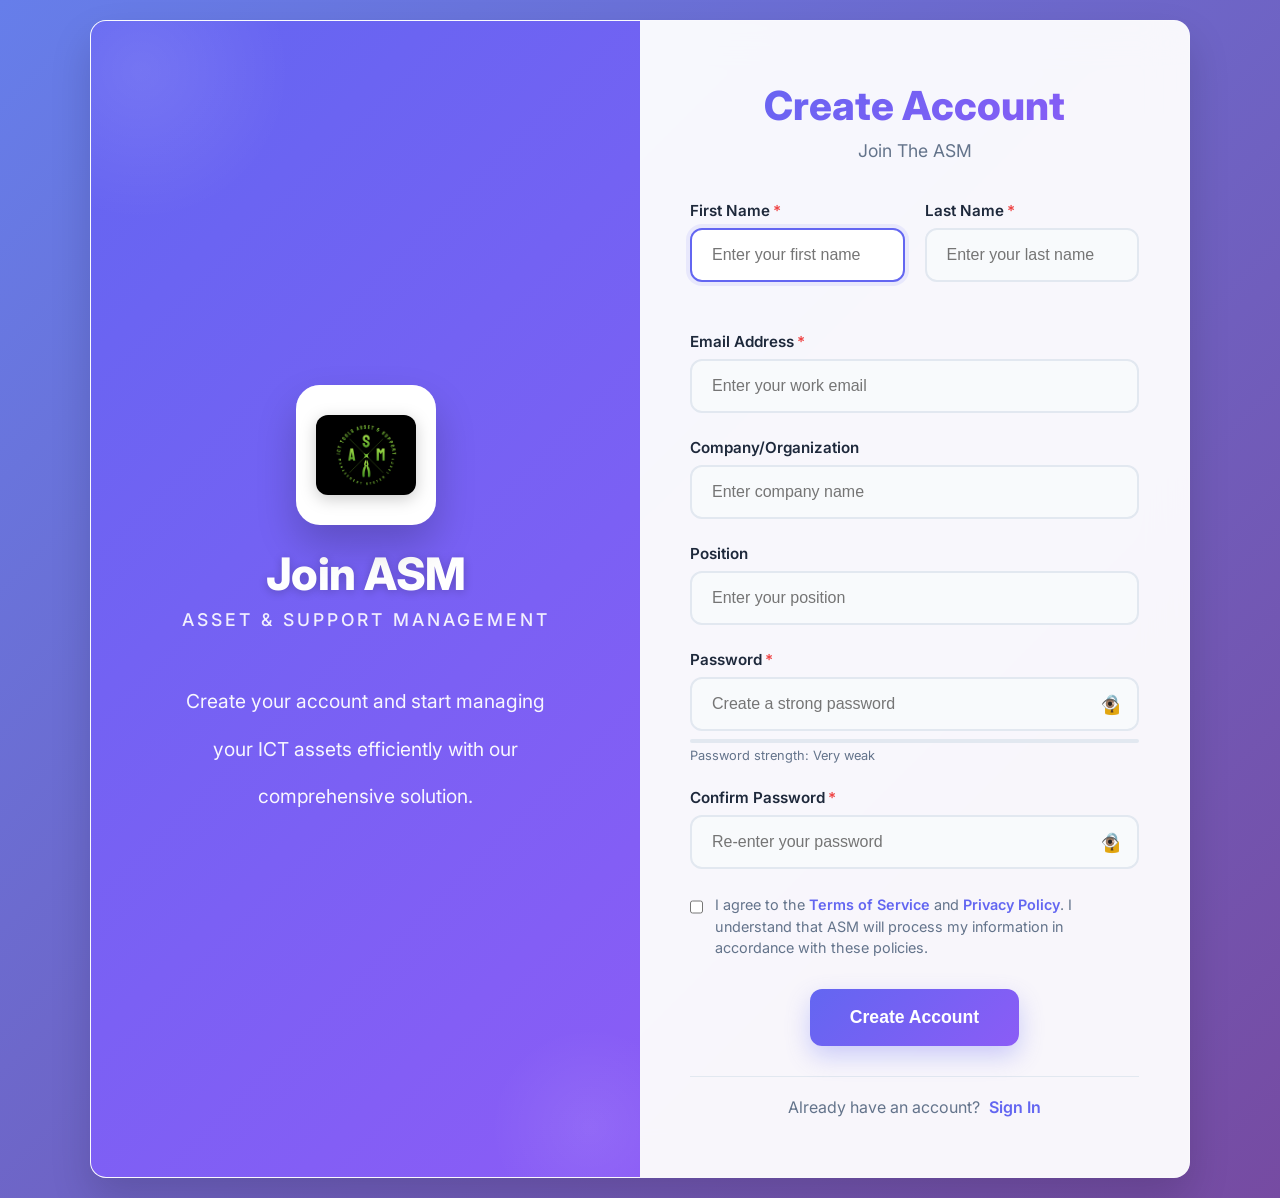
<file: ASM/frontend/public/signup.html>
<!DOCTYPE html>
<html lang="en">
<head>
    <meta charset="UTF-8">
    <meta name="viewport" content="width=device-width, initial-scale=1">
    <link rel="icon" href="./Logo 2.png" type="image/png">
    <title>Sign Up | ASM System</title>
    
    <style>
        /* ===== VARIABLES & RESET ===== */
        :root {
            --primary: #6366f1;
            --primary-dark: #4f46e5;
            --secondary: #8b5cf6;
            --accent: #06b6d4;
            --success: #10b981;
            --warning: #f59e0b;
            --danger: #ef4444;
            --dark: #1e293b;
            --light: #f8fafc;
            --gray: #64748b;
            --radius: 16px;
            --shadow: 0 20px 40px rgba(0, 0, 0, 0.15);
            --transition: all 0.3s cubic-bezier(0.4, 0, 0.2, 1);
        }
        
        * {
            margin: 0;
            padding: 0;
            box-sizing: border-box;
        }
        
        body {
            font-family: 'Inter', -apple-system, BlinkMacSystemFont, 'Segoe UI', sans-serif;
            min-height: 100vh;
            display: flex;
            align-items: center;
            justify-content: center;
            background: linear-gradient(135deg, #667eea 0%, #764ba2 100%);
            padding: 20px;
            color: var(--dark);
        }
        
        /* ===== MAIN CONTAINER ===== */
        .signup-container {
            width: 100%;
            max-width: 1100px;
            min-height: 650px;
            background: rgba(255, 255, 255, 0.95);
            backdrop-filter: blur(20px);
            border-radius: var(--radius);
            overflow: hidden;
            display: grid;
            grid-template-columns: 1fr 1fr;
            box-shadow: var(--shadow);
            border: 1px solid rgba(255, 255, 255, 0.2);
            animation: floatIn 0.8s ease-out;
        }
        
        /* ===== LEFT SIDE - HERO ===== */
        .hero-side {
            background: linear-gradient(135deg, var(--primary), var(--secondary));
            padding: 60px 50px;
            display: flex;
            flex-direction: column;
            justify-content: center;
            align-items: center;
            text-align: center;
            color: white;
            position: relative;
            overflow: hidden;
        }
        
        .hero-side::before {
            content: '';
            position: absolute;
            width: 300px;
            height: 300px;
            background: radial-gradient(circle, rgba(255,255,255,0.1) 0%, transparent 70%);
            top: -100px;
            left: -100px;
        }
        
        .hero-side::after {
            content: '';
            position: absolute;
            width: 200px;
            height: 200px;
            background: radial-gradient(circle, rgba(255,255,255,0.08) 0%, transparent 70%);
            bottom: -50px;
            right: -50px;
        }
        
        /* ===== CENTERED CONTENT ===== */
        .centered-content {
            display: flex;
            flex-direction: column;
            align-items: center;
            justify-content: center;
            text-align: center;
            max-width: 400px;
            z-index: 2;
        }
        
        .logo-display {
            margin-bottom: 30px;
        }
        
        .logo-3d {
            width: 140px;
            height: 140px;
            background: white;
            border-radius: 24px;
            display: flex;
            align-items: center;
            justify-content: center;
            margin: 0 auto 25px;
            box-shadow: 
                0 20px 40px rgba(0, 0, 0, 0.2),
                inset 0 1px 0 rgba(255, 255, 255, 0.5);
            transform-style: preserve-3d;
            animation: floatLogo 6s ease-in-out infinite;
            padding: 20px;
        }
        
        .logo-3d img {
            width: 100%;
            height: auto;
            border-radius: 12px;
            filter: drop-shadow(0 4px 8px rgba(0, 0, 0, 0.2));
        }
        
        .logo-fallback {
            width: 100%;
            height: 100%;
            background: linear-gradient(135deg, var(--primary), var(--secondary));
            border-radius: 12px;
            display: flex;
            align-items: center;
            justify-content: center;
            color: white;
            font-size: 2.5rem;
            font-weight: 800;
        }
        
        .hero-title {
            margin-bottom: 25px;
        }
        
        .hero-title h1 {
            font-size: 2.8rem;
            font-weight: 800;
            margin-bottom: 10px;
            text-shadow: 0 2px 10px rgba(0, 0, 0, 0.2);
            letter-spacing: -0.5px;
            line-height: 1.1;
        }
        
        .hero-title .acronym {
            font-size: 1.1rem;
            opacity: 0.9;
            letter-spacing: 3px;
            font-weight: 500;
            margin-top: 5px;
        }
        
        .hero-text {
            font-size: 1.2rem;
            line-height: 1.7;
            opacity: 0.95;
        }
        
        .hero-text p {
            margin-bottom: 15px;
        }
        
        .hero-text p:last-child {
            margin-bottom: 0;
        }
        
        /* ===== RIGHT SIDE - SIGNUP FORM ===== */
        .signup-side {
            padding: 60px 50px;
            display: flex;
            flex-direction: column;
            justify-content: center;
            align-items: center;
        }
        
        .signup-header {
            margin-bottom: 40px;
            width: 100%;
            text-align: center;
        }
        
        .signup-header h2 {
            font-size: 2.5rem;
            font-weight: 800;
            background: linear-gradient(135deg, var(--primary), var(--secondary));
            -webkit-background-clip: text;
            -webkit-text-fill-color: transparent;
            background-clip: text;
            margin-bottom: 10px;
        }
        
        .signup-header p {
            color: var(--gray);
            font-size: 1.1rem;
        }
        
        /* ===== FORM CONTAINER ===== */
        .form-container {
            width: 100%;
            max-width: 450px;
        }
        
        .form-grid {
            display: grid;
            grid-template-columns: 1fr 1fr;
            gap: 20px;
            margin-bottom: 25px;
        }
        
        .form-group {
            margin-bottom: 25px;
            position: relative;
        }
        
        .form-group.full-width {
            grid-column: span 2;
        }
        
        .form-label {
            display: block;
            font-size: 0.95rem;
            font-weight: 600;
            color: var(--dark);
            margin-bottom: 8px;
        }
        
        .form-label .required {
            color: var(--danger);
            margin-left: 3px;
        }
        
        .input-wrapper {
            position: relative;
        }
        
        .form-input {
            width: 100%;
            padding: 16px 20px;
            border: 2px solid #e2e8f0;
            border-radius: 12px;
            font-size: 1rem;
            background: var(--light);
            transition: var(--transition);
        }
        
        .form-input:focus {
            outline: none;
            border-color: var(--primary);
            box-shadow: 0 0 0 4px rgba(99, 102, 241, 0.1);
            background: white;
        }
        
        .input-icon {
            position: absolute;
            right: 15px;
            top: 50%;
            transform: translateY(-50%);
            color: var(--gray);
            font-size: 1.2rem;
        }
        
        .password-toggle {
            position: absolute;
            right: 15px;
            top: 50%;
            transform: translateY(-50%);
            background: none;
            border: none;
            color: var(--gray);
            cursor: pointer;
            font-size: 0.9rem;
            transition: var(--transition);
            padding: 5px;
        }
        
        .password-toggle:hover {
            color: var(--primary);
        }
        
        .password-strength {
            margin-top: 8px;
            height: 4px;
            background: #e2e8f0;
            border-radius: 2px;
            overflow: hidden;
        }
        
        .strength-bar {
            height: 100%;
            width: 0%;
            border-radius: 2px;
            transition: width 0.3s ease;
        }
        
        .strength-text {
            font-size: 0.8rem;
            margin-top: 5px;
            color: var(--gray);
        }
        
        /* ===== CHECKBOX ===== */
        .checkbox-group {
            display: flex;
            align-items: flex-start;
            gap: 12px;
            margin-bottom: 25px;
        }
        
        .checkbox-input {
            width: 20px;
            height: 20px;
            margin-top: 3px;
            accent-color: var(--primary);
            cursor: pointer;
        }
        
        .checkbox-label {
            font-size: 0.9rem;
            color: var(--gray);
            line-height: 1.5;
        }
        
        .checkbox-label a {
            color: var(--primary);
            text-decoration: none;
            font-weight: 600;
        }
        
        .checkbox-label a:hover {
            text-decoration: underline;
        }
        
        /* ===== CENTERED BUTTON ===== */
        .button-group {
            display: flex;
            justify-content: center;
            margin-top: 30px;
            width: 100%;
        }
        
        .submit-btn {
            padding: 18px 40px;
            background: linear-gradient(135deg, var(--primary), var(--secondary));
            color: white;
            border: none;
            border-radius: 12px;
            font-size: 1.1rem;
            font-weight: 600;
            cursor: pointer;
            transition: var(--transition);
            position: relative;
            overflow: hidden;
            box-shadow: 0 10px 25px rgba(99, 102, 241, 0.3);
            display: flex;
            align-items: center;
            justify-content: center;
            gap: 10px;
            min-width: 200px;
        }
        
        .submit-btn:hover {
            transform: translateY(-3px);
            box-shadow: 0 15px 35px rgba(99, 102, 241, 0.4);
        }
        
        .submit-btn:active {
            transform: translateY(-1px);
        }
        
        .submit-btn.secondary {
            background: linear-gradient(135deg, var(--accent), #0ea5e9);
            box-shadow: 0 10px 25px rgba(6, 182, 212, 0.3);
        }
        
        .submit-btn.secondary:hover {
            box-shadow: 0 15px 35px rgba(6, 182, 212, 0.4);
        }
        
        .submit-btn .btn-icon {
            font-size: 1.2rem;
        }
        
        /* ===== LOGIN LINK ===== */
        .login-link {
            text-align: center;
            margin-top: 30px;
            padding-top: 20px;
            border-top: 1px solid #e2e8f0;
            color: var(--gray);
        }
        
        .login-link a {
            color: var(--primary);
            text-decoration: none;
            font-weight: 600;
            margin-left: 5px;
        }
        
        .login-link a:hover {
            text-decoration: underline;
        }
        
        /* ===== ANIMATIONS ===== */
        @keyframes floatIn {
            from {
                opacity: 0;
                transform: translateY(30px) scale(0.95);
            }
            to {
                opacity: 1;
                transform: translateY(0) scale(1);
            }
        }
        
        @keyframes floatLogo {
            0%, 100% {
                transform: translateY(0) rotate(0deg);
            }
            50% {
                transform: translateY(-15px) rotate(2deg);
            }
        }
        
        @keyframes ripple {
            0% {
                transform: scale(0, 0);
                opacity: 1;
            }
            20% {
                transform: scale(25, 25);
                opacity: 1;
            }
            100% {
                opacity: 0;
                transform: scale(40, 40);
            }
        }
        
        @keyframes shake {
            0%, 100% { transform: translateX(0); }
            10%, 30%, 50%, 70%, 90% { transform: translateX(-5px); }
            20%, 40%, 60%, 80% { transform: translateX(5px); }
        }
        
        /* ===== VALIDATION STATES ===== */
        .form-input.valid {
            border-color: var(--success);
        }
        
        .form-input.invalid {
            border-color: var(--danger);
        }
        
        .validation-message {
            font-size: 0.8rem;
            margin-top: 5px;
            display: none;
        }
        
        .validation-message.valid {
            color: var(--success);
            display: block;
        }
        
        .validation-message.invalid {
            color: var(--danger);
            display: block;
        }
        
        /* ===== RESPONSIVE ===== */
        @media (max-width: 968px) {
            .signup-container {
                grid-template-columns: 1fr;
                height: auto;
                max-height: 95vh;
                overflow-y: auto;
            }
            
            .hero-side, .signup-side {
                padding: 40px 30px;
            }
            
            .hero-title h1 {
                font-size: 2.2rem;
            }
            
            .signup-header h2 {
                font-size: 2rem;
            }
            
            .form-grid {
                grid-template-columns: 1fr;
                gap: 15px;
            }
            
            .form-group.full-width {
                grid-column: span 1;
            }
        }
        
        @media (max-width: 576px) {
            .hero-title h1 {
                font-size: 1.8rem;
            }
            
            .signup-header h2 {
                font-size: 1.8rem;
            }
        }
    </style>
    
    <!-- Add Inter Font -->
    <link rel="preconnect" href="https://fonts.googleapis.com">
    <link rel="preconnect" href="https://fonts.gstatic.com" crossorigin>
    <link href="https://fonts.googleapis.com/css2?family=Inter:wght@300;400;500;600;700;800&display=swap" rel="stylesheet">
</head>
<body>
    <div class="signup-container">
        <!-- LEFT: HERO SECTION -->
        <div class="hero-side">
            <div class="centered-content">
                <div class="logo-display">
                    <div class="logo-3d">
                        <img src="./Logo 1.png" alt="ASM Logo" id="logoImg" onerror="showFallbackLogo()">
                        <div class="logo-fallback" id="fallbackLogo" style="display: none;">
                            ASM
                        </div>
                    </div>
                    
                    <div class="hero-title">
                        <h1>Join ASM</h1>
                        <div class="acronym">ASSET & SUPPORT MANAGEMENT</div>
                    </div>
                </div>
                
                <div class="hero-text">
                    <p>Create your account and start managing</p>
                    <p>your ICT assets efficiently with our</p>
                    <p>comprehensive solution.</p>
                </div>
            </div>
        </div>
        
        <!-- RIGHT: SIGNUP FORM -->
        <div class="signup-side">
            <div class="signup-header">
                <h2>Create Account</h2>
                <p>Join The ASM</p>
            </div>
            
            <div class="form-container">
                <form id="signupForm">
                    <div class="form-grid">
                        <div class="form-group">
                            <label class="form-label">First Name<span class="required">*</span></label>
                            <div class="input-wrapper">
                                <input 
                                    type="text" 
                                    class="form-input" 
                                    id="firstName"
                                    placeholder="Enter your first name"
                                    required
                                >
                            </div>
                            <div class="validation-message" id="firstNameMsg"></div>
                        </div>
                        
                        <div class="form-group">
                            <label class="form-label">Last Name<span class="required">*</span></label>
                            <div class="input-wrapper">
                                <input 
                                    type="text" 
                                    class="form-input" 
                                    id="lastName"
                                    placeholder="Enter your last name"
                                    required
                                >
                            </div>
                            <div class="validation-message" id="lastNameMsg"></div>
                        </div>
                    </div>
                    
                    <div class="form-group">
                        <label class="form-label">Email Address<span class="required">*</span></label>
                        <div class="input-wrapper">
                            <input 
                                type="email" 
                                class="form-input" 
                                id="email"
                                placeholder="Enter your work email"
                                required
                            >
                        </div>
                        <div class="validation-message" id="emailMsg"></div>
                    </div>
                    
                    <div class="form-group">
                        <label class="form-label">Company/Organization</label>
                        <div class="input-wrapper">
                            <input 
                                type="text" 
                                class="form-input" 
                                id="company"
                                placeholder="Enter company name"
                            >
                        </div>
                    </div>

                    <div class="form-group">
                        <label class="form-label">Position</label>
                        <div class="input-wrapper">
                            <input 
                                type="text" 
                                class="form-input" 
                                id="position"
                                placeholder="Enter your position"
                            >
                        </div>
                    </div>
                    
                    <div class="form-group">
                        <label class="form-label">Password<span class="required">*</span></label>
                        <div class="input-wrapper">
                            <span class="input-icon">🔒</span>
                            <input 
                                type="password" 
                                class="form-input" 
                                id="password"
                                placeholder="Create a strong password"
                                minlength="8"
                                required
                            >
                            <button type="button" class="password-toggle" id="togglePassword">
                                👁️
                            </button>
                        </div>
                        <div class="password-strength">
                            <div class="strength-bar" id="strengthBar"></div>
                        </div>
                        <div class="strength-text" id="strengthText">Password strength: Very weak</div>
                    </div>
                    
                    <div class="form-group">
                        <label class="form-label">Confirm Password<span class="required">*</span></label>
                        <div class="input-wrapper">
                            <span class="input-icon">🔒</span>
                            <input 
                                type="password" 
                                class="form-input" 
                                id="confirmPassword"
                                placeholder="Re-enter your password"
                                required
                            >
                            <button type="button" class="password-toggle" id="toggleConfirmPassword">
                                👁️
                            </button>
                        </div>
                        <div class="validation-message" id="confirmPasswordMsg"></div>
                    </div>
                    
                    <div class="checkbox-group">
                        <input type="checkbox" class="checkbox-input" id="terms" required>
                        <label class="checkbox-label" for="terms">
                            I agree to the <a href="https://docs.google.com/document/d/1KyaDIMSdX4WoLciCt6j1FGWyCbiT97gGavaaygbSNQo/edit?usp=sharing" target="Doc">Terms of Service</a> and 
                            <a href="https://docs.google.com/document/d/180GxIt3rHhisreE1aiRxjGpXdHTZ0ifRbBDFUL64vf4/edit?usp=sharing" target="Doc">Privacy Policy</a>. I understand that ASM 
                            will process my information in accordance with these policies.
                        </label>
                    </div>
                    
                    <!-- CENTERED BUTTON -->
                    <div class="button-group">
                        <button type="submit" class="submit-btn" id="submitBtn">
                            <span>Create Account</span>
                        </button>
                    </div>
                </form>
                
                <div class="login-link">
                    Already have an account? 
                    <a href="index.html">Sign In</a>
                </div>
            </div>
        </div>
    </div>
    
    <script>
        // ===== LOGO FALLBACK =====
        function showFallbackLogo() {
            const logoImg = document.getElementById('logoImg');
            const fallback = document.getElementById('fallbackLogo');
            
            logoImg.style.display = 'none';
            fallback.style.display = 'flex';
            
            const paths = ['./Logo 2.png', 'Logo 1.png', 'Logo 2.png'];
            let currentPath = 0;
            
            const tryLogo = () => {
                if (currentPath < paths.length) {
                    const testImg = new Image();
                    testImg.src = paths[currentPath];
                    testImg.onload = () => {
                        logoImg.src = paths[currentPath];
                        logoImg.style.display = 'block';
                        fallback.style.display = 'none';
                    };
                    testImg.onerror = () => {
                        currentPath++;
                        setTimeout(tryLogo, 200);
                    };
                }
            };
            
            setTimeout(tryLogo, 500);
        }
        
        // ===== PASSWORD VISIBILITY TOGGLE =====
        document.getElementById('togglePassword').addEventListener('click', function() {
            const passwordInput = document.getElementById('password');
            if (passwordInput.type === 'password') {
                passwordInput.type = 'text';
                this.innerHTML = '🔒';
            } else {
                passwordInput.type = 'password';
                this.innerHTML = '👁️';
            }
        });
        
        document.getElementById('toggleConfirmPassword').addEventListener('click', function() {
            const confirmInput = document.getElementById('confirmPassword');
            if (confirmInput.type === 'password') {
                confirmInput.type = 'text';
                this.innerHTML = '🔒';
            } else {
                confirmInput.type = 'password';
                this.innerHTML = '👁️';
            }
        });
        
        // ===== PASSWORD STRENGTH CHECKER =====
        document.getElementById('password').addEventListener('input', function() {
            const password = this.value;
            const strengthBar = document.getElementById('strengthBar');
            const strengthText = document.getElementById('strengthText');
            
            let strength = 0;
            let color = '#ef4444';
            let text = 'Very weak';
            
            // Check password criteria
            if (password.length >= 8) strength += 25;
            if (/[A-Z]/.test(password)) strength += 25;
            if (/[0-9]/.test(password)) strength += 25;
            if (/[^A-Za-z0-9]/.test(password)) strength += 25;
            
            // Update strength indicator
            strengthBar.style.width = strength + '%';
            
            if (strength >= 75) {
                color = '#10b981';
                text = 'Strong';
            } else if (strength >= 50) {
                color = '#f59e0b';
                text = 'Moderate';
            } else if (strength >= 25) {
                color = '#f59e0b';
                text = 'Weak';
            }
            
            strengthBar.style.background = color;
            strengthText.textContent = `Password strength: ${text}`;
            strengthText.style.color = color;
        });
        
        // ===== FORM VALIDATION =====
        const form = document.getElementById('signupForm');
        const firstName = document.getElementById('firstName');
        const lastName = document.getElementById('lastName');
        const email = document.getElementById('email');
        const password = document.getElementById('password');
        const confirmPassword = document.getElementById('confirmPassword');
        const terms = document.getElementById('terms');
        
        // Real-time validation
        firstName.addEventListener('blur', validateFirstName);
        lastName.addEventListener('blur', validateLastName);
        email.addEventListener('blur', validateEmail);
        confirmPassword.addEventListener('input', validateConfirmPassword);
        
        function validateFirstName() {
            const msg = document.getElementById('firstNameMsg');
            if (firstName.value.trim().length < 2) {
                showValidation(firstName, msg, 'Please enter a valid first name', false);
                return false;
            } else {
                showValidation(firstName, msg, 'Looks good!', true);
                return true;
            }
        }
        
        function validateLastName() {
            const msg = document.getElementById('lastNameMsg');
            if (lastName.value.trim().length < 2) {
                showValidation(lastName, msg, 'Please enter a valid last name', false);
                return false;
            } else {
                showValidation(lastName, msg, 'Looks good!', true);
                return true;
            }
        }
        
        function validateEmail() {
            const msg = document.getElementById('emailMsg');
            const emailRegex = /^[^\s@]+@[^\s@]+\.[^\s@]+$/;
            
            if (!emailRegex.test(email.value)) {
                showValidation(email, msg, 'Please enter a valid email address', false);
                return false;
            } else {
                showValidation(email, msg, 'Valid email format', true);
                return true;
            }
        }
        
        function validateConfirmPassword() {
            const msg = document.getElementById('confirmPasswordMsg');
            
            if (confirmPassword.value !== password.value) {
                showValidation(confirmPassword, msg, 'Passwords do not match', false);
                return false;
            } else {
                showValidation(confirmPassword, msg, 'Passwords match', true);
                return true;
            }
        }
        
        function showValidation(input, messageElement, message, isValid) {
            input.classList.remove('valid', 'invalid');
            messageElement.classList.remove('valid', 'invalid');
            
            if (isValid) {
                input.classList.add('valid');
                messageElement.classList.add('valid');
            } else {
                input.classList.add('invalid');
                messageElement.classList.add('invalid');
            }
            
            messageElement.textContent = message;
        }
        
        // ===== FORM SUBMISSION =====
        form.addEventListener('submit', async function(e) {
            e.preventDefault();
            
            // Validate all fields
            const isFirstNameValid = validateFirstName();
            const isLastNameValid = validateLastName();
            const isEmailValid = validateEmail();
            const isPasswordValid = password.value.length >= 8;
            const isConfirmValid = validateConfirmPassword();
            const isTermsAccepted = terms.checked;
            
            if (!isFirstNameValid || !isLastNameValid || !isEmailValid || 
                !isPasswordValid || !isConfirmValid || !isTermsAccepted) {
                showNotification('Please fill all required fields correctly', 'error');
                return;
            }
            
            // Show loading state
            const submitBtn = document.getElementById('submitBtn');
            const originalText = submitBtn.innerHTML;
            submitBtn.innerHTML = '<span>Creating account...</span>';
            submitBtn.disabled = true;
            
            // Simulate API call
            await new Promise(resolve => setTimeout(resolve, 2000));
            
            // Success animation
            submitBtn.style.background = 'linear-gradient(135deg, var(--success), #34d399)';
            submitBtn.innerHTML = '<span>✓ Account Created!</span>';
            
            // Show success message
            showNotification('Account created successfully! Redirecting to login...', 'success');
            
            // Redirect to login after delay
            setTimeout(() => {
                window.location.href = 'index.html';
            }, 3000);
        });
        
        // ===== NOTIFICATION SYSTEM =====
        function showNotification(message, type) {
            const notification = document.createElement('div');
            notification.style.cssText = `
                position: fixed;
                top: 20px;
                right: 20px;
                padding: 20px;
                border-radius: 12px;
                box-shadow: var(--shadow);
                z-index: 1000;
                animation: floatIn 0.5s ease-out;
                max-width: 300px;
                color: white;
                font-weight: 500;
            `;
            
            const colors = {
                success: '#10b981',
                error: '#ef4444',
                info: '#3b82f6'
            };
            
            notification.style.background = colors[type] || colors.info;
            
            notification.innerHTML = `
                <div style="display: flex; align-items: center; gap: 10px;">
                    <span style="font-size: 1.2rem;">${type === 'success' ? '✓' : type === 'error' ? '⚠' : 'ℹ'}</span>
                    <div>${message}</div>
                </div>
            `;
            
            document.body.appendChild(notification);
            
            setTimeout(() => {
                notification.style.animation = 'floatIn 0.5s ease-out reverse';
                setTimeout(() => notification.remove(), 500);
            }, 4000);
        }
        
        // ===== INITIALIZE =====
        document.addEventListener('DOMContentLoaded', function() {
            const logoImg = document.getElementById('logoImg');
            logoImg.onerror = showFallbackLogo;
            
            // Focus first name field
            firstName.focus();
        });
    </script>
</body>
</html>
</file>
